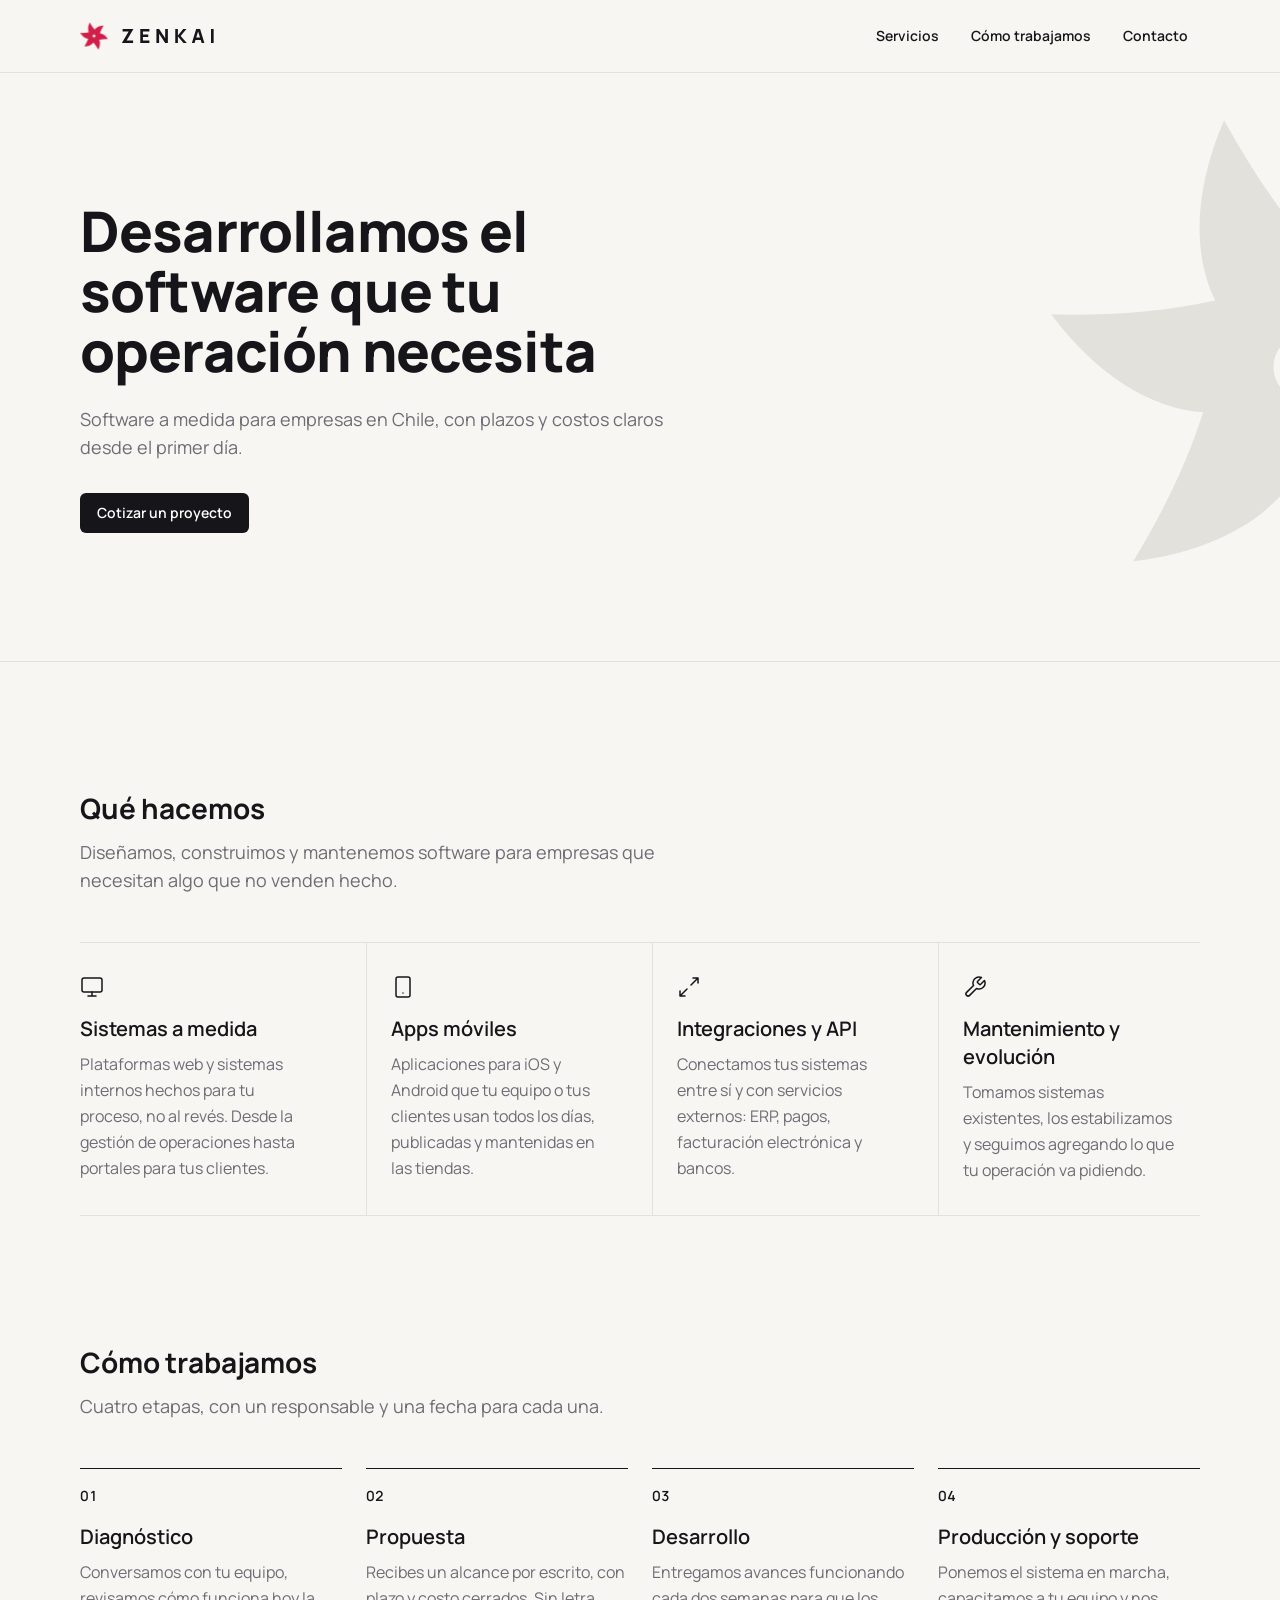
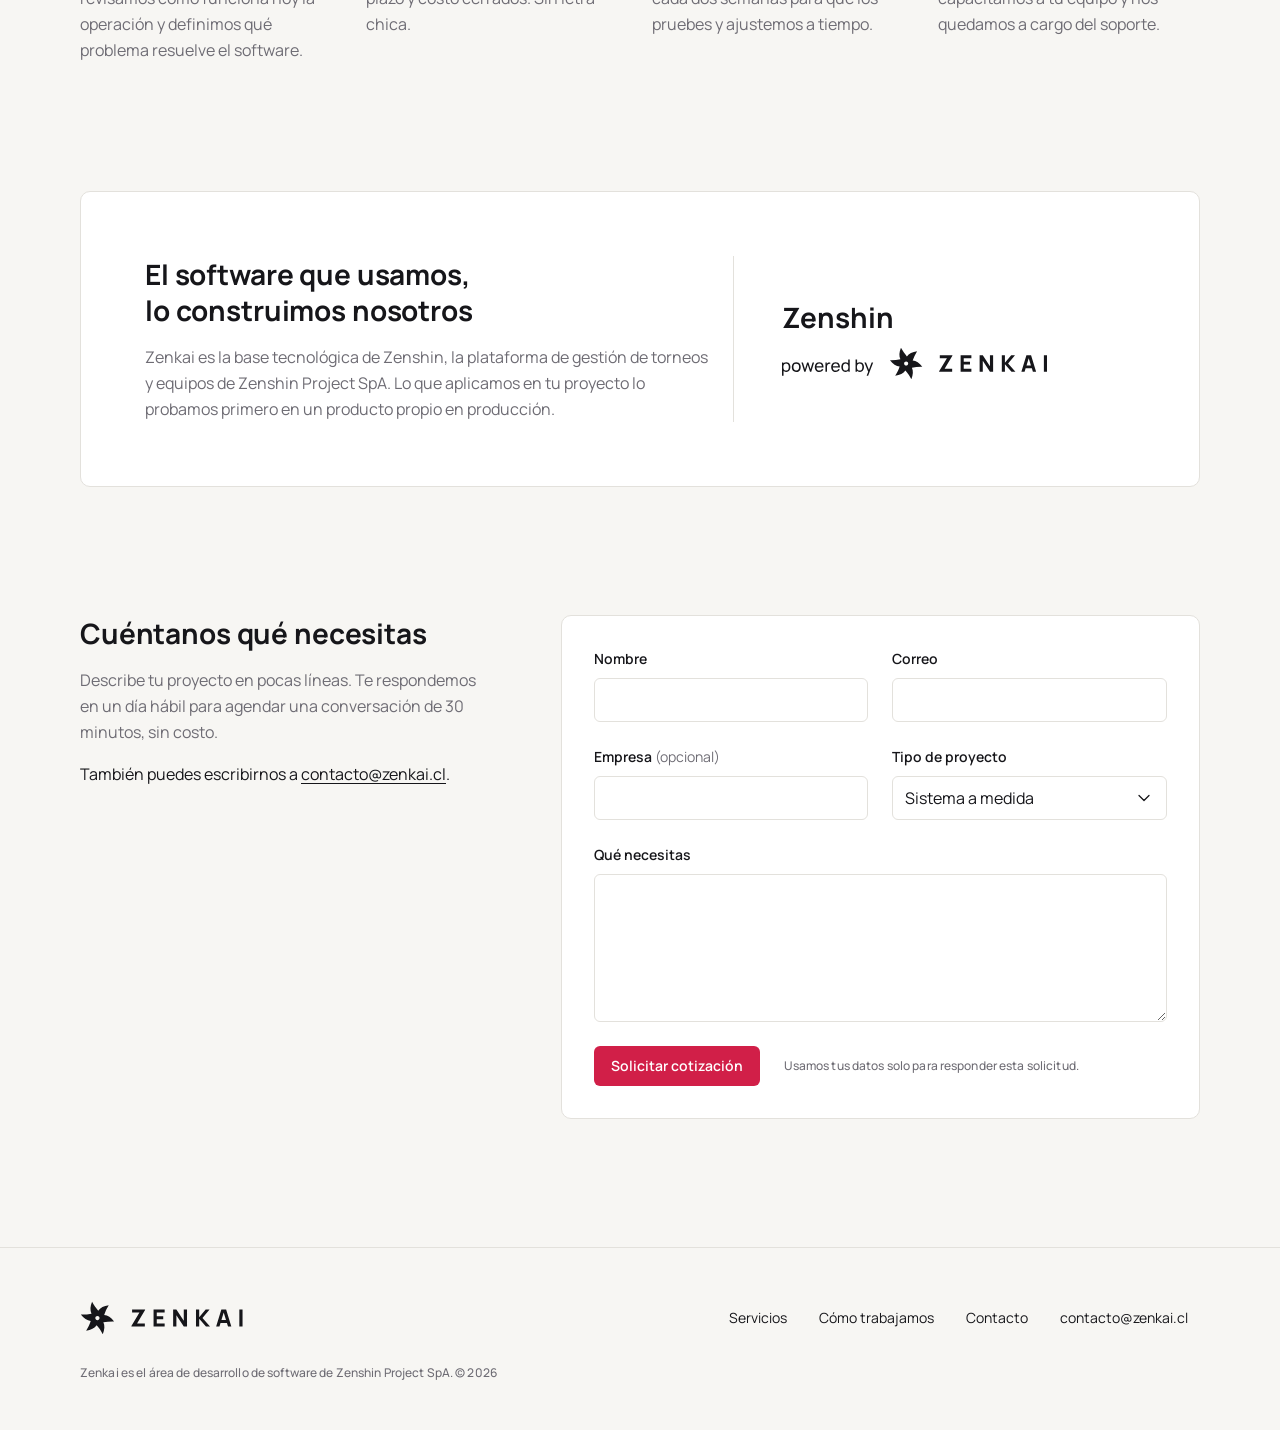
<file: index.html>
<!doctype html>
<html lang="es-CL">
<head>
  <meta charset="utf-8">
  <meta name="viewport" content="width=device-width, initial-scale=1">
  <title>Zenkai · Desarrollo de software a medida</title>
  <meta name="description" content="Zenkai desarrolla el software que tu operación necesita: sistemas a medida, apps, integraciones y mantenimiento, con plazos y costos claros desde el primer día.">
  <link rel="canonical" href="https://zenkai.cl/">

  <meta property="og:type" content="website">
  <meta property="og:locale" content="es_CL">
  <meta property="og:site_name" content="Zenkai">
  <meta property="og:url" content="https://zenkai.cl/">
  <meta property="og:title" content="Zenkai · Desarrollo de software a medida">
  <meta property="og:description" content="Desarrollamos el software que tu operación necesita, con plazos y costos claros desde el primer día.">
  <meta property="og:image" content="https://zenkai.cl/assets/img/og-image.png">
  <meta property="og:image:width" content="1200">
  <meta property="og:image:height" content="630">
  <meta name="twitter:card" content="summary_large_image">

  <link rel="icon" href="favicon.ico" sizes="32x32">
  <link rel="icon" href="favicon.svg" type="image/svg+xml">
  <link rel="apple-touch-icon" href="apple-touch-icon.png">
  <link rel="manifest" href="site.webmanifest">
  <meta name="theme-color" content="#F7F6F3">

  <link rel="preload" href="assets/fonts/Manrope-var.woff2" as="font" type="font/woff2" crossorigin>
  <link rel="stylesheet" href="assets/css/zenkai-tokens.css">
  <link rel="stylesheet" href="assets/css/site.css">

  <script type="application/ld+json">
  {
    "@context": "https://schema.org",
    "@type": "Organization",
    "name": "Zenkai",
    "url": "https://zenkai.cl/",
    "logo": "https://zenkai.cl/icon-512.png",
    "description": "Área de desarrollo de software de Zenshin Project SpA.",
    "parentOrganization": { "@type": "Organization", "name": "Zenshin Project SpA" },
    "areaServed": "CL"
  }
  </script>
</head>
<body>
  <a class="saltar" href="#contenido">Saltar al contenido</a>

  <header class="encabezado">
    <div class="contenedor encabezado__fila">
      <a class="encabezado__marca" href="./" aria-label="Zenkai, inicio">
        <svg class="firma" xmlns="http://www.w3.org/2000/svg" viewBox="0 0 687.3 144" role="img" aria-hidden="true" focusable="false">
          <path class="firma__simbolo" fill="#D11F48" d="M2.45 59.15Q2.22 58.84 2.125 58.47Q2.03 58.1 2.085 57.72Q2.14 57.34 2.34 57.010000000000005Q2.54 56.68 2.84 56.45Q3.37 56.06 4.03 56.07Q27.25 56.46 45.02 52.87Q36.51 32.85 48.35 5.35Q48.5 4.99 48.775 4.725Q49.05 4.46 49.41 4.3149999999999995Q49.77 4.17 50.150000000000006 4.175Q50.53 4.18 50.89 4.34Q51.49 4.6 51.81 5.17Q63.08 25.47 75.07 39.07Q88.16 21.69 117.9 18.19Q118.28 18.15 118.65 18.255Q119.02 18.36 119.32 18.595Q119.62 18.83 119.81 19.165Q120.0 19.5 120.04 19.88Q120.12 20.54 119.78 21.1Q107.83 41.01 102.06 58.19Q123.65 60.84 141.55 84.85Q141.78 85.16 141.875 85.53Q141.97 85.9 141.91500000000002 86.28Q141.86 86.66 141.66000000000003 86.99Q141.46 87.32 141.16 87.55Q140.63 87.94 139.97 87.93Q116.75 87.54 98.98 91.13Q107.49 111.15 95.65 138.65Q95.5 139.01 95.225 139.27499999999998Q94.95 139.54 94.59 139.685Q94.23 139.83 93.85 139.825Q93.47 139.82 93.11 139.66Q92.51 139.4 92.19 138.83Q80.92 118.53 68.93 104.93Q55.84 122.31 26.1 125.81Q25.72 125.85 25.35 125.745Q24.98 125.64 24.68 125.405Q24.38 125.17 24.189999999999998 124.83500000000001Q24.0 124.5 23.96 124.12Q23.88 123.46 24.22 122.9Q36.17 102.99 41.94 85.81Q20.35 83.16 2.45 59.15ZM72.0 79.07C75.91 79.07 79.07 75.91 79.07 72.0C79.07 68.09 75.91 64.93 72.0 64.93C68.09 64.93 64.93 68.09 64.93 72.0C64.93 75.91 68.09 79.07 72.0 79.07Z"/>
          <path fill="#16161A" d="M393.0 108.0V36.0H406.8L438.1 84.0V36.0H451.9V108.0H438.1L406.8 60.0V108.0H393.0ZM617.7 36.0 639.7 108.0H625.7L621.07 93.0H593.96L589.4 108.0H575.4L597.4 36.0H617.7ZM310.0 108.0V36.0H357.0V48.7H323.6V64.1H351.0V76.8H323.6V95.3H357.0V108.0H310.0ZM489.9 108.0V36.0H503.5V69.2L530.9 36.0H547.5L517.4 71.5L549.4 108.0H532.2L503.5 75.2V108.0H489.9ZM216.0 108.0V106.3L250.2 48.7H219.0V36.0H274.0V37.7L240.0 95.2H273.0V108.0H216.0ZM687.3 36.0V108.0H673.7V36.0H687.3ZM607.41 48.74 597.82 80.3H617.15L607.41 48.74Z"/>
        </svg>
      </a>
      <nav class="nav" aria-label="Principal">
        <ul>
          <li class="nav__opcional"><a href="#servicios">Servicios</a></li>
          <li class="nav__opcional"><a href="#proceso">Cómo trabajamos</a></li>
          <li><a href="#contacto">Contacto</a></li>
        </ul>
      </nav>
    </div>
  </header>

  <main id="contenido">
    <section class="hero" aria-labelledby="hero-titulo">
      <div class="contenedor hero__contenido">
        <h1 id="hero-titulo" class="display">Desarrollamos el software que tu operación necesita</h1>
        <p class="hero__bajada">Software a medida para empresas en Chile, con plazos y costos claros desde el primer día.</p>
        <a class="boton boton--principal" href="#contacto">Cotizar un proyecto</a>
      </div>
      <svg class="recorte" xmlns="http://www.w3.org/2000/svg" viewBox="4 4 112 112" aria-hidden="true" focusable="false">
        <path fill="#E3E1DC" d="M42.35 6.85C48.54 17.99 54.82 27.41 62.62 35.92C69.09 26.25 81.5 19.99 97.2 18.15C90.65 29.07 85.64 39.22 82.16 50.23C93.78 51.0 105.4 58.61 114.85 71.29C102.11 71.08 90.81 71.81 79.54 74.31C84.68 84.75 83.9 98.62 77.65 113.15C71.46 102.01 65.18 92.59 57.38 84.08C50.91 93.75 38.5 100.01 22.8 101.85C29.35 90.93 34.36 80.78 37.84 69.77C26.22 69.0 14.6 61.39 5.15 48.71C17.89 48.92 29.19 48.19 40.46 45.69C35.32 35.25 36.1 21.38 42.35 6.85ZM60.0 67.0C63.87 67.0 67.0 63.87 67.0 60.0C67.0 56.13 63.87 53.0 60.0 53.0C56.13 53.0 53.0 56.13 53.0 60.0C53.0 63.87 56.13 67.0 60.0 67.0Z"/>
      </svg>
    </section>

    <section id="servicios" class="seccion" aria-labelledby="servicios-titulo">
      <div class="contenedor">
        <div class="seccion__cabecera">
          <h2 id="servicios-titulo" class="titulo-2">Qué hacemos</h2>
          <p class="seccion__bajada">Diseñamos, construimos y mantenemos software para empresas que necesitan algo que no venden hecho.</p>
        </div>
        <ul class="servicios">
          <li class="servicio">
            <svg class="icono" viewBox="0 0 24 24" aria-hidden="true"><rect x="2" y="3" width="20" height="14" rx="2"/><path d="M8 21h8M12 17v4"/></svg>
            <h3 class="servicio__titulo">Sistemas a medida</h3>
            <p>Plataformas web y sistemas internos hechos para tu proceso, no al revés. Desde la gestión de operaciones hasta portales para tus clientes.</p>
          </li>
          <li class="servicio">
            <svg class="icono" viewBox="0 0 24 24" aria-hidden="true"><rect x="5" y="2" width="14" height="20" rx="2"/><path d="M12 18h.01"/></svg>
            <h3 class="servicio__titulo">Apps móviles</h3>
            <p>Aplicaciones para iOS y Android que tu equipo o tus clientes usan todos los días, publicadas y mantenidas en las tiendas.</p>
          </li>
          <li class="servicio">
            <svg class="icono" viewBox="0 0 24 24" aria-hidden="true"><path d="M16 3h5v5M8 21H3v-5M21 3l-7 7M3 21l7-7"/></svg>
            <h3 class="servicio__titulo">Integraciones y API</h3>
            <p>Conectamos tus sistemas entre sí y con servicios externos: ERP, pagos, facturación electrónica y bancos.</p>
          </li>
          <li class="servicio">
            <svg class="icono" viewBox="0 0 24 24" aria-hidden="true"><path d="M14.7 6.3a1 1 0 0 0 0 1.4l1.6 1.6a1 1 0 0 0 1.4 0l3.77-3.77a6 6 0 0 1-7.94 7.94l-6.91 6.91a2.12 2.12 0 0 1-3-3l6.91-6.91a6 6 0 0 1 7.94-7.94l-3.76 3.76z"/></svg>
            <h3 class="servicio__titulo">Mantenimiento y evolución</h3>
            <p>Tomamos sistemas existentes, los estabilizamos y seguimos agregando lo que tu operación va pidiendo.</p>
          </li>
        </ul>
      </div>
    </section>

    <section id="proceso" class="seccion" aria-labelledby="proceso-titulo">
      <div class="contenedor">
        <div class="seccion__cabecera">
          <h2 id="proceso-titulo" class="titulo-2">Cómo trabajamos</h2>
          <p class="seccion__bajada">Cuatro etapas, con un responsable y una fecha para cada una.</p>
        </div>
        <ol class="pasos">
          <li class="paso">
            <span class="paso__numero" aria-hidden="true">01</span>
            <h3 class="paso__titulo">Diagnóstico</h3>
            <p>Conversamos con tu equipo, revisamos cómo funciona hoy la operación y definimos qué problema resuelve el software.</p>
          </li>
          <li class="paso">
            <span class="paso__numero" aria-hidden="true">02</span>
            <h3 class="paso__titulo">Propuesta</h3>
            <p>Recibes un alcance por escrito, con plazo y costo cerrados. Sin letra chica.</p>
          </li>
          <li class="paso">
            <span class="paso__numero" aria-hidden="true">03</span>
            <h3 class="paso__titulo">Desarrollo</h3>
            <p>Entregamos avances funcionando cada dos semanas para que los pruebes y ajustemos a tiempo.</p>
          </li>
          <li class="paso">
            <span class="paso__numero" aria-hidden="true">04</span>
            <h3 class="paso__titulo">Producción y soporte</h3>
            <p>Ponemos el sistema en marcha, capacitamos a tu equipo y nos quedamos a cargo del soporte.</p>
          </li>
        </ol>
      </div>
    </section>

    <section id="zenshin" class="seccion" aria-labelledby="zenshin-titulo">
      <div class="contenedor">
        <div class="respaldo">
          <div class="respaldo__texto">
            <h2 id="zenshin-titulo" class="titulo-2">El software que usamos, lo construimos nosotros</h2>
            <p>Zenkai es la base tecnológica de Zenshin, la plataforma de gestión de torneos y equipos de Zenshin Project SpA. Lo que aplicamos en tu proyecto lo probamos primero en un producto propio en producción.</p>
          </div>
          <div class="respaldo__marca">
            <p class="respaldo__producto">Zenshin</p>
            <img src="assets/img/zenkai-respaldo-sumi.svg" width="265" height="33" alt="powered by Zenkai">
          </div>
        </div>
      </div>
    </section>

    <section id="contacto" class="seccion seccion--contacto" aria-labelledby="contacto-titulo">
      <div class="contenedor contacto">
        <div class="contacto__texto">
          <h2 id="contacto-titulo" class="titulo-2">Cuéntanos qué necesitas</h2>
          <p>Describe tu proyecto en pocas líneas. Te respondemos en un día hábil para agendar una conversación de 30 minutos, sin costo.</p>
          <p class="contacto__alterno">También puedes escribirnos a <a class="enlace" href="mailto:contacto@zenkai.cl">contacto@zenkai.cl</a>.</p>
        </div>

        <div class="contacto__panel">
          <form class="formulario" id="formulario-contacto" action="https://formspree.io/f/FORMSPREE_ID" method="POST" novalidate>
            <input type="hidden" name="_subject" value="Nueva solicitud desde zenkai.cl">
            <input type="hidden" name="_next" value="https://zenkai.cl/gracias.html">
            <input type="hidden" name="_language" value="es">
            <div class="oculto" aria-hidden="true">
              <label for="f-gotcha">No completes este campo</label>
              <input type="text" id="f-gotcha" name="_gotcha" tabindex="-1" autocomplete="off">
            </div>

            <div class="campo">
              <label for="f-nombre">Nombre</label>
              <input id="f-nombre" name="nombre" type="text" autocomplete="name" required maxlength="120" aria-describedby="e-nombre">
              <p class="campo__error" id="e-nombre" hidden></p>
            </div>

            <div class="campo">
              <label for="f-correo">Correo</label>
              <input id="f-correo" name="email" type="email" autocomplete="email" required maxlength="160" aria-describedby="e-correo">
              <p class="campo__error" id="e-correo" hidden></p>
            </div>

            <div class="campo">
              <label for="f-empresa">Empresa <span class="campo__opcional">(opcional)</span></label>
              <input id="f-empresa" name="empresa" type="text" autocomplete="organization" maxlength="120">
            </div>

            <div class="campo">
              <label for="f-tipo">Tipo de proyecto</label>
              <select id="f-tipo" name="tipo_proyecto">
                <option value="Sistema a medida">Sistema a medida</option>
                <option value="App móvil">App móvil</option>
                <option value="Integración o API">Integración o API</option>
                <option value="Mantenimiento de un sistema existente">Mantenimiento de un sistema existente</option>
                <option value="Aún no lo sé">Aún no lo sé</option>
              </select>
            </div>

            <div class="campo campo--ancho">
              <label for="f-mensaje">Qué necesitas</label>
              <textarea id="f-mensaje" name="mensaje" rows="5" required minlength="20" maxlength="4000" aria-describedby="e-mensaje"></textarea>
              <p class="campo__error" id="e-mensaje" hidden></p>
            </div>

            <div class="formulario__pie">
              <button class="boton boton--acento" type="submit">
                <svg class="boton__carga" viewBox="4 4 112 112" aria-hidden="true" focusable="false"><path fill="currentColor" d="M5.91 50.01Q5.73 49.77 5.655 49.480000000000004Q5.58 49.19 5.625 48.894999999999996Q5.67 48.6 5.82 48.345Q5.97 48.09 6.21 47.91Q6.62 47.6 7.13 47.61Q25.19 47.91 39.01 45.12Q32.4 29.55 41.61 8.16Q41.73 7.88 41.94 7.675Q42.15 7.47 42.43 7.359999999999999Q42.71 7.25 43.004999999999995 7.25Q43.3 7.25 43.58 7.37Q44.05 7.58 44.3 8.02Q53.06 23.81 62.39 34.39Q72.57 20.87 95.7 18.15Q96.0 18.12 96.285 18.200000000000003Q96.57 18.28 96.805 18.465Q97.04 18.65 97.185 18.91Q97.33 19.17 97.37 19.46Q97.43 19.97 97.16 20.41Q87.87 35.9 83.38 49.26Q100.17 51.32 114.09 69.99Q114.27 70.23 114.345 70.52000000000001Q114.42 70.81 114.375 71.105Q114.33 71.4 114.18 71.655Q114.03 71.91 113.79 72.09Q113.38 72.4 112.87 72.39Q94.81 72.09 80.99 74.88Q87.6 90.45 78.39 111.84Q78.27 112.12 78.06 112.325Q77.85 112.53 77.57 112.64Q77.29 112.75 76.995 112.75Q76.7 112.75 76.42 112.63Q75.95 112.42 75.7 111.98Q66.94 96.19 57.61 85.61Q47.43 99.13 24.3 101.85Q24.0 101.88 23.715 101.8Q23.43 101.72 23.195 101.535Q22.96 101.35 22.815 101.09Q22.67 100.83 22.63 100.54Q22.57 100.03 22.84 99.59Q32.13 84.1 36.62 70.74Q19.83 68.68 5.91 50.01ZM60.0 65.5C63.04 65.5 65.5 63.04 65.5 60.0C65.5 56.96 63.04 54.5 60.0 54.5C56.96 54.5 54.5 56.96 54.5 60.0C54.5 63.04 56.96 65.5 60.0 65.5Z"/></svg>
                <span class="boton__texto">Solicitar cotización</span>
              </button>
              <p class="formulario__nota">Usamos tus datos solo para responder esta solicitud.</p>
            </div>

            <div class="aviso aviso--error" id="formulario-error" role="alert" hidden></div>
          </form>

          <div class="aviso aviso--exito" id="formulario-exito" tabindex="-1" hidden>
            <h3 class="aviso__titulo">Recibimos tu solicitud</h3>
            <p>Te escribiremos al correo que indicaste dentro de un día hábil.</p>
          </div>
        </div>
      </div>
    </section>
  </main>

  <footer class="pie">
    <div class="contenedor pie__fila">
      <img class="pie__firma" src="assets/img/zenkai-firma-horizontal-sumi.svg" width="162" height="34" alt="Zenkai">
      <nav aria-label="Pie de página">
        <ul class="pie__enlaces">
          <li><a href="#servicios">Servicios</a></li>
          <li><a href="#proceso">Cómo trabajamos</a></li>
          <li><a href="#contacto">Contacto</a></li>
          <li><a href="mailto:contacto@zenkai.cl">contacto@zenkai.cl</a></li>
        </ul>
      </nav>
      <p class="pie__legal">Zenkai es el área de desarrollo de software de Zenshin Project SpA. © 2026</p>
    </div>
  </footer>

  <script src="assets/js/contacto.js" defer></script>
</body>
</html>
</file>
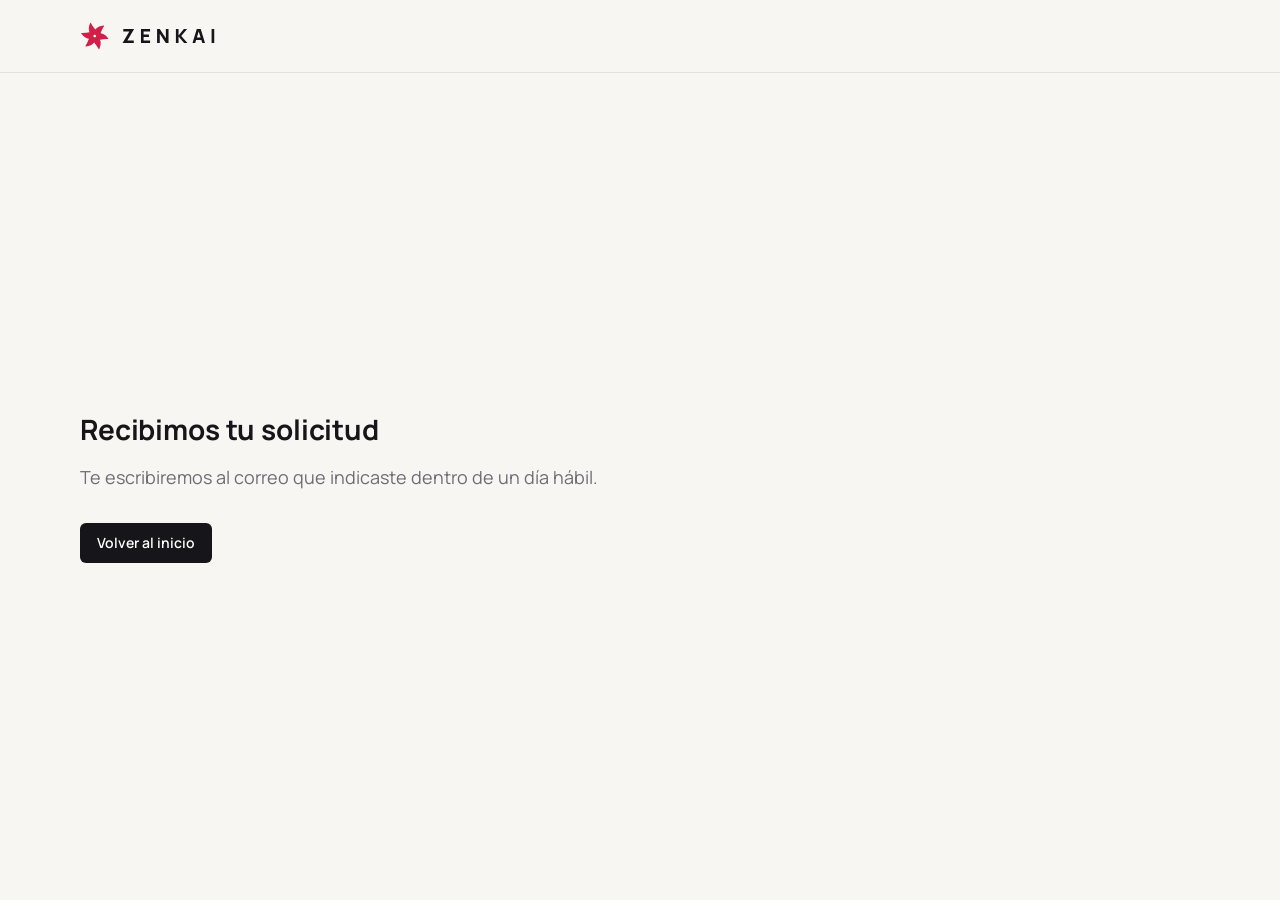
<file: gracias.html>
<!doctype html>
<html lang="es-CL">
<head>
  <meta charset="utf-8">
  <meta name="viewport" content="width=device-width, initial-scale=1">
  <title>Solicitud recibida · Zenkai</title>
  <meta name="robots" content="noindex">
  <link rel="icon" href="favicon.ico" sizes="32x32">
  <link rel="icon" href="favicon.svg" type="image/svg+xml">
  <link rel="apple-touch-icon" href="apple-touch-icon.png">
  <link rel="manifest" href="site.webmanifest">
  <meta name="theme-color" content="#F7F6F3">
  <link rel="preload" href="assets/fonts/Manrope-var.woff2" as="font" type="font/woff2" crossorigin>
  <link rel="stylesheet" href="assets/css/zenkai-tokens.css">
  <link rel="stylesheet" href="assets/css/site.css">
</head>
<body>
  <header class="encabezado">
    <div class="contenedor encabezado__fila">
      <a class="encabezado__marca" href="./" aria-label="Zenkai, inicio">
        <img class="firma" src="assets/img/zenkai-firma-horizontal-reducida-kurenai.svg" width="134" height="28" alt="">
      </a>
    </div>
  </header>
  <main class="simple">
    <div class="contenedor">
      <h1 class="titulo-2">Recibimos tu solicitud</h1>
      <p>Te escribiremos al correo que indicaste dentro de un día hábil.</p>
      <a class="boton boton--principal" href="./">Volver al inicio</a>
    </div>
  </main>
</body>
</html>
</file>
<file: assets/css/zenkai-tokens.css>
/* Zenkai, tokens de diseño. Versión 1.0, noviembre de 2026. */
:root {
  --zk-sumi: #16161A; /* Tinta: textos y botones principales */
  --zk-washi: #F7F6F3; /* Papel: fondo principal */
  --zk-kurenai: #D11F48; /* Acento: símbolo y una acción por pantalla */
  --zk-yoru: #0E0E11; /* Noche: fondos oscuros puntuales */
  --zk-kurenai-noche: #F2546F; /* Acento sobre fondos oscuros */
  --zk-ishi: #6E6C74; /* Texto secundario */
  --zk-sen: #E3E1DC; /* Líneas y bordes */
  --zk-blanco: #FFFFFF; /* Superficies elevadas */
  --zk-exito: #15803D; /* Estados correctos (solo interfaz) */
  --zk-alerta: #A16207; /* Advertencias (solo interfaz) */
  --zk-informacion: #2F5BD3; /* Avisos (solo interfaz) */
  --zk-error: #C2410C; /* Errores (solo interfaz) */

  --zk-font: Manrope, system-ui, -apple-system, "Segoe UI", Roboto, sans-serif;
  --zk-font-mono: "JetBrains Mono", ui-monospace, SFMono-Regular, Menlo, monospace;

  --zk-text-display: 800 56px/60px var(--zk-font); --zk-tracking-display: -0.015em;
  --zk-text-titulo-1: 700 40px/48px var(--zk-font); --zk-tracking-titulo-1: -0.01em;
  --zk-text-titulo-2: 700 28px/36px var(--zk-font); --zk-tracking-titulo-2: -0.005em;
  --zk-text-titulo-3: 600 20px/28px var(--zk-font); --zk-tracking-titulo-3: 0;
  --zk-text-cuerpo-grande: 400 18px/28px var(--zk-font); --zk-tracking-cuerpo-grande: 0;
  --zk-text-cuerpo: 400 16px/26px var(--zk-font); --zk-tracking-cuerpo: 0;
  --zk-text-pequeno: 400 14px/22px var(--zk-font); --zk-tracking-pequeno: 0;
  --zk-text-nota: 500 12px/18px var(--zk-font); --zk-tracking-nota: 0.01em;

  --zk-space-4: 4px;
  --zk-space-8: 8px;
  --zk-space-12: 12px;
  --zk-space-16: 16px;
  --zk-space-24: 24px;
  --zk-space-32: 32px;
  --zk-space-48: 48px;
  --zk-space-64: 64px;
  --zk-space-96: 96px;
  --zk-space-128: 128px;

  --zk-radius-control: 6px;
  --zk-radius-container: 10px;
  --zk-radius-chip: 999px;
  --zk-border: 1px solid var(--zk-sen);
  --zk-shadow-overlay: 0 1px 2px rgba(22, 22, 26, .06), 0 8px 24px rgba(22, 22, 26, .08);
  --zk-focus: 0 0 0 2px var(--zk-washi), 0 0 0 4px var(--zk-kurenai);
  --zk-ease: cubic-bezier(0.2, 0, 0, 1);
  --zk-dur-micro: 150ms;
  --zk-dur-panel: 250ms;
  --zk-dur-brand: 400ms;
}

/* Modo oscuro: solo en productos, como preferencia de la persona usuaria. La web y los documentos son claros. */
[data-tema="oscuro"] {
  --zk-fondo: #0E0E11;
  --zk-superficie: #17171B;
  --zk-borde: #2A2A30;
  --zk-texto: #F7F6F3;
  --zk-texto-2: #A3A1A9;
  --zk-acento: #F2546F;
}

@media (prefers-reduced-motion: reduce) {
  :root { --zk-dur-micro: 0ms; --zk-dur-panel: 0ms; --zk-dur-brand: 0ms; }
}
</file>
<file: assets/css/site.css>
/* Zenkai.cl: estilos del sitio. Usa los tokens de zenkai-tokens.css (normas gráficas v1.0). */

@font-face {
  font-family: Manrope;
  src: url("../fonts/Manrope-var.woff2") format("woff2");
  font-weight: 200 800;
  font-style: normal;
  font-display: swap;
}

/* Base */
*, *::before, *::after { box-sizing: border-box; }
html { -webkit-text-size-adjust: 100%; scroll-behavior: smooth; scroll-padding-top: 88px; }
@media (prefers-reduced-motion: reduce) { html { scroll-behavior: auto; } }

body {
  margin: 0;
  background: var(--zk-washi);
  color: var(--zk-sumi);
  font: var(--zk-text-cuerpo);
  -webkit-font-smoothing: antialiased;
  text-rendering: optimizeLegibility;
}
h1, h2, h3, p, ul, ol { margin: 0; }
ul, ol { padding: 0; list-style: none; }
img, svg { display: block; max-width: 100%; }
a { color: inherit; }

:focus-visible { outline: none; box-shadow: var(--zk-focus); border-radius: var(--zk-radius-control); }

.saltar {
  position: absolute; left: 16px; top: -100px; z-index: 10;
  padding: 8px 16px; background: var(--zk-sumi); color: var(--zk-blanco);
  border-radius: var(--zk-radius-control); font: var(--zk-text-pequeno); font-weight: 600; text-decoration: none;
}
.saltar:focus { top: 16px; }

.oculto { position: absolute; left: -9999px; width: 1px; height: 1px; overflow: hidden; }

/* Retícula: hasta 1200 px de contenido; márgenes 24 / 48 / 80 px */
.contenedor {
  width: 100%;
  max-width: calc(1200px + 2 * 80px);
  margin: 0 auto;
  padding: 0 24px;
}
@media (min-width: 640px) { .contenedor { padding: 0 48px; } }
@media (min-width: 1024px) { .contenedor { padding: 0 80px; } }

/* Tipografía */
.display {
  font: var(--zk-text-display);
  letter-spacing: var(--zk-tracking-display);
  max-width: 14ch;
  text-wrap: balance;
}
.titulo-2 {
  font: var(--zk-text-titulo-2);
  letter-spacing: var(--zk-tracking-titulo-2);
  text-wrap: balance;
}
@media (max-width: 639px) {
  .display { font-size: 40px; line-height: 44px; }
  .titulo-2 { font-size: 24px; line-height: 32px; }
}

.enlace {
  color: var(--zk-sumi);
  text-decoration: underline;
  text-decoration-thickness: 1px;
  text-underline-offset: 3px;
}

/* Encabezado: 72 px, firma a la izquierda y navegación a la derecha */
.encabezado {
  position: sticky; top: 0; z-index: 5;
  background: var(--zk-washi);
  border-bottom: var(--zk-border);
}
.encabezado__fila { height: 72px; display: flex; align-items: center; justify-content: space-between; gap: 24px; }
.encabezado__marca { display: inline-flex; padding: 8px 0; }
.firma { height: 28px; width: auto; overflow: visible; }

/* Momento de marca: el símbolo gira 60° una sola vez al cargar */
.firma__simbolo {
  transform-box: fill-box;
  transform-origin: center;
  animation: zk-giro-inicial var(--zk-dur-brand) var(--zk-ease) 200ms both;
}
@keyframes zk-giro-inicial { from { transform: rotate(-60deg); } to { transform: rotate(0); } }
@media (prefers-reduced-motion: reduce) { .firma__simbolo { animation: none; } }

.nav ul { display: flex; gap: 8px; }
.nav a {
  display: inline-flex; align-items: center; min-height: 44px; padding: 0 12px;
  font: var(--zk-text-pequeno); font-weight: 600; text-decoration: none; color: var(--zk-sumi);
  border-radius: var(--zk-radius-control);
  transition: background-color var(--zk-dur-micro) var(--zk-ease);
}
.nav a:hover { background: var(--zk-sen); }
@media (max-width: 639px) { .nav__opcional { display: none; } }

/* Botones */
.boton {
  display: inline-flex; align-items: center; justify-content: center; gap: 8px;
  min-height: 40px; padding: 0 16px;
  border: 1px solid transparent; border-radius: var(--zk-radius-control);
  font: var(--zk-text-pequeno); font-weight: 600; text-decoration: none; cursor: pointer;
  transition: background-color var(--zk-dur-micro) var(--zk-ease);
}
@media (pointer: coarse) { .boton { min-height: 44px; } }
.boton--principal { background: var(--zk-sumi); color: var(--zk-blanco); }
.boton--principal:hover { background: #2A2A30; }
/* Acento Kurenai: una sola vez en la página, para la conversión principal */
.boton--acento { background: var(--zk-kurenai); color: var(--zk-blanco); }
.boton--acento:hover { background: #B81A3F; }
.boton:disabled, .boton[aria-disabled="true"] { background: var(--zk-sen); color: var(--zk-ishi); cursor: default; }

.boton__carga { display: none; width: 20px; height: 20px; }
.boton.cargando .boton__carga { display: block; animation: zk-carga 1.2s linear infinite; }
@keyframes zk-carga { to { transform: rotate(360deg); } }
@media (prefers-reduced-motion: reduce) {
  .boton.cargando .boton__carga { animation: zk-pulso 1.2s linear infinite; }
  @keyframes zk-pulso { 50% { opacity: .4; } }
}

/* Hero: alineado a la izquierda, un recorte del símbolo saliendo por el borde derecho */
.hero {
  position: relative;
  overflow: hidden;
  padding: 128px 0;
  border-bottom: var(--zk-border);
}
.hero__contenido { position: relative; z-index: 1; }
.hero__bajada {
  margin-top: 24px; max-width: 34em;
  font: var(--zk-text-cuerpo-grande); color: var(--zk-ishi);
}
.hero .boton { margin-top: 32px; }

.recorte {
  position: absolute;
  top: 50%;
  right: 0;
  width: 520px;
  height: 520px;
  /* Sale solo por el borde derecho y muestra menos de la mitad del símbolo */
  transform: translate(55%, -50%);
  pointer-events: none;
}
@media (max-width: 1279px) { .recorte { width: 440px; height: 440px; transform: translate(58%, -50%); } }
@media (max-width: 1023px) { .recorte { display: none; } }
@media (max-width: 639px) { .hero { padding: 80px 0; } }

/* Secciones: 128 px entre ellas en escritorio, 80 px en móvil */
.seccion { padding: 128px 0 0; }
.seccion--contacto { padding-bottom: 128px; }
@media (max-width: 639px) {
  .seccion { padding-top: 80px; }
  .seccion--contacto { padding-bottom: 80px; }
}

.seccion__cabecera { max-width: 640px; margin-bottom: 48px; }
.seccion__bajada { margin-top: 12px; font: var(--zk-text-cuerpo-grande); color: var(--zk-ishi); }

/* Servicios: columnas separadas por líneas, sin tarjetas con sombra */
.servicios {
  display: grid;
  grid-template-columns: 1fr;
  border-top: var(--zk-border);
}
.servicio { padding: 32px 0; border-bottom: var(--zk-border); }
.servicio p { margin-top: 8px; color: var(--zk-ishi); max-width: 40em; }
.servicio__titulo { font: var(--zk-text-titulo-3); }
.icono {
  width: 24px; height: 24px; margin-bottom: 16px;
  fill: none; stroke: var(--zk-sumi); stroke-width: 1.5; stroke-linecap: round; stroke-linejoin: round;
}
@media (min-width: 640px) {
  .servicios { grid-template-columns: repeat(2, 1fr); column-gap: 24px; }
}
@media (min-width: 1024px) {
  .servicios { grid-template-columns: repeat(4, 1fr); border-bottom: var(--zk-border); }
  .servicio { padding: 32px 24px 32px 0; border-bottom: 0; }
  .servicio + .servicio { padding-left: 24px; border-left: var(--zk-border); }
}

/* Proceso */
.pasos { display: grid; grid-template-columns: 1fr; gap: 32px; }
.paso { padding-top: 16px; border-top: 1px solid var(--zk-sumi); }
.paso__numero {
  display: block; margin-bottom: 16px;
  font: var(--zk-text-pequeno); font-weight: 600;
  font-feature-settings: "tnum";
}
.paso__titulo { font: var(--zk-text-titulo-3); }
.paso p { margin-top: 8px; color: var(--zk-ishi); }
@media (min-width: 640px) { .pasos { grid-template-columns: repeat(2, 1fr); gap: 48px 24px; } }
@media (min-width: 1024px) { .pasos { grid-template-columns: repeat(4, 1fr); } }

/* Zenshin powered by Zenkai */
.respaldo {
  display: grid; gap: 32px;
  padding: 48px 24px;
  background: var(--zk-blanco);
  border: var(--zk-border);
  border-radius: var(--zk-radius-container);
}
.respaldo__texto p { margin-top: 16px; max-width: 40em; color: var(--zk-ishi); }
.respaldo__marca { display: flex; flex-direction: column; align-items: flex-start; justify-content: center; gap: 12px; }
.respaldo__producto { font: var(--zk-text-titulo-2); letter-spacing: var(--zk-tracking-titulo-2); }
@media (min-width: 640px) { .respaldo { padding: 48px; } }
@media (min-width: 1024px) {
  .respaldo { grid-template-columns: 7fr 5fr; column-gap: 24px; padding: 64px; }
  .respaldo__marca { padding-left: 48px; border-left: var(--zk-border); }
}

/* Contacto */
.contacto { display: grid; gap: 48px; }
.contacto__texto p { margin-top: 16px; max-width: 34em; color: var(--zk-ishi); }
.contacto__texto .contacto__alterno { color: var(--zk-sumi); }
@media (min-width: 1024px) {
  .contacto { grid-template-columns: 5fr 7fr; column-gap: 24px; align-items: start; }
  .contacto__texto { padding-right: 48px; }
}

.contacto__panel {
  padding: 24px;
  background: var(--zk-blanco);
  border: var(--zk-border);
  border-radius: var(--zk-radius-container);
}
@media (min-width: 640px) { .contacto__panel { padding: 32px; } }

.formulario { display: grid; grid-template-columns: 1fr; gap: 24px; }
@media (min-width: 640px) {
  .formulario { grid-template-columns: 1fr 1fr; }
  .campo--ancho, .formulario__pie, .aviso { grid-column: 1 / -1; }
}

.campo { display: flex; flex-direction: column; gap: 8px; min-width: 0; }
.campo label { font: var(--zk-text-pequeno); font-weight: 600; }
.campo__opcional { font-weight: 400; color: var(--zk-ishi); }

.campo input, .campo select, .campo textarea {
  width: 100%;
  min-height: 40px;
  padding: 8px 12px;
  font: var(--zk-text-cuerpo);
  color: var(--zk-sumi);
  background: var(--zk-blanco);
  border: var(--zk-border);
  border-radius: var(--zk-radius-control);
  transition: border-color var(--zk-dur-micro) var(--zk-ease);
  appearance: none;
}
@media (pointer: coarse) { .campo input, .campo select { min-height: 44px; } }
.campo textarea { resize: vertical; min-height: 136px; }
.campo select {
  padding-right: 40px;
  background-image: url("data:image/svg+xml,%3Csvg xmlns='http://www.w3.org/2000/svg' viewBox='0 0 24 24' fill='none' stroke='%2316161A' stroke-width='1.5' stroke-linecap='round' stroke-linejoin='round'%3E%3Cpath d='m6 9 6 6 6-6'/%3E%3C/svg%3E");
  background-repeat: no-repeat;
  background-position: right 12px center;
  background-size: 20px;
}
.campo input:hover, .campo select:hover, .campo textarea:hover { border-color: var(--zk-ishi); }
.campo input::placeholder, .campo textarea::placeholder { color: var(--zk-ishi); }
.campo input:focus-visible, .campo select:focus-visible, .campo textarea:focus-visible { border-color: var(--zk-sumi); }

/* Errores en óxido, nunca en Kurenai */
.campo [aria-invalid="true"] { border-color: var(--zk-error); }
.campo__error { font: var(--zk-text-nota); letter-spacing: var(--zk-tracking-nota); color: var(--zk-error); }

.formulario__pie { display: flex; flex-wrap: wrap; align-items: center; gap: 16px 24px; }
.formulario__nota { font: var(--zk-text-nota); letter-spacing: var(--zk-tracking-nota); color: var(--zk-ishi); }

.aviso { padding: 16px; border-radius: var(--zk-radius-control); border: 1px solid; }
.aviso--error { color: var(--zk-error); border-color: var(--zk-error); background: rgba(194, 65, 12, .08); }
.aviso--exito { padding: 24px; color: var(--zk-sumi); border-color: var(--zk-exito); background: rgba(21, 128, 61, .08); }
.aviso--exito:focus-visible { box-shadow: var(--zk-focus); }
.aviso__titulo { font: var(--zk-text-titulo-3); color: var(--zk-exito); margin-bottom: 8px; }
.aviso a { color: inherit; text-decoration: underline; text-underline-offset: 3px; }

/* Pie */
.pie { border-top: var(--zk-border); padding: 48px 0; }
.pie__fila { display: grid; gap: 24px; }
.pie__firma { height: 34px; width: auto; }
.pie__enlaces { display: flex; flex-wrap: wrap; gap: 0 8px; margin-left: -12px; }
.pie__enlaces a {
  display: inline-flex; align-items: center; min-height: 44px; padding: 0 12px;
  font: var(--zk-text-pequeno); text-decoration: none; border-radius: var(--zk-radius-control);
}
.pie__enlaces a:hover { text-decoration: underline; text-underline-offset: 3px; }
.pie__legal { font: var(--zk-text-nota); letter-spacing: var(--zk-tracking-nota); color: var(--zk-ishi); }
@media (min-width: 1024px) {
  .pie__fila { grid-template-columns: auto 1fr; align-items: center; column-gap: 48px; }
  .pie__enlaces { justify-content: flex-end; }
  .pie__legal { grid-column: 1 / -1; }
}

/* Páginas simples (gracias, 404) */
.simple { min-height: calc(100vh - 73px); display: flex; align-items: center; padding: 80px 0; }
.simple p { margin-top: 16px; max-width: 34em; font: var(--zk-text-cuerpo-grande); color: var(--zk-ishi); }
.simple .boton { margin-top: 32px; }
</file>
